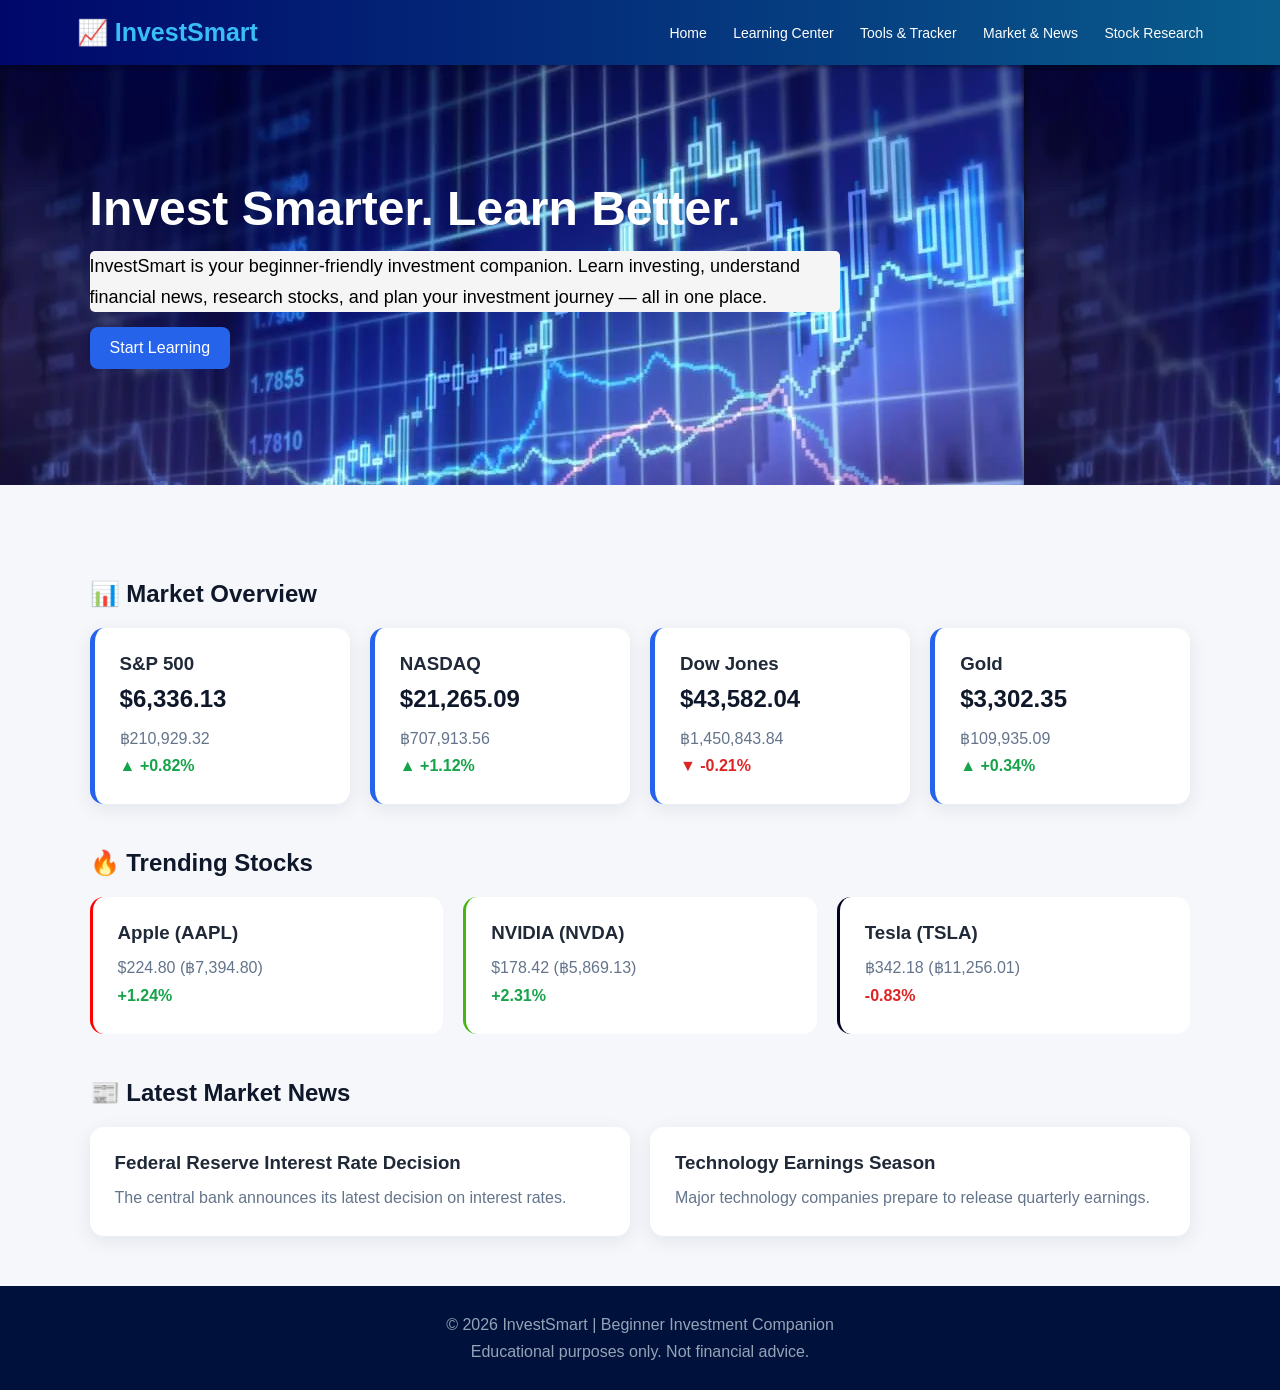
<file: index.html>
<!DOCTYPE html>
<html lang="en">

<head>
    <meta charset="UTF-8">
    <meta name="viewport" content="width=device-width, initial-scale=1.0">

    <title>InvestSmart - Beginner Investment Companion</title>

    <link rel="stylesheet" href="css/style.css">
</head>

<body>

<header>
    <div class="logo">📈 InvestSmart</div>

    <nav>
        <a href="index.html">Home</a>
        <a href="learning.html">Learning Center</a>
        <a href="tools.html">Tools & Tracker</a>
        <a href="news.html">Market & News</a>
        <a href="research.html">Stock Research</a>
    </nav>
</header>


<section class="hero">

    <div class="hero-content">

        <h1>Invest Smarter. Learn Better.</h1>

        <p>
            InvestSmart is your beginner-friendly investment companion.
            Learn investing, understand financial news, research stocks,
            and plan your investment journey — all in one place.
        </p>

        <a href="learning.html" class="btn">
            Start Learning
        </a>

    </div>

</section>


<main class="page">

    <h2 class="section-title">📊 Market Overview</h2>

    <div class="grid">

        <div class="card market-card">
            <h3>S&P 500</h3>
            <h2>$6,336.13</h2>
            <p>฿210,929.32</p>
            <p class="positive">▲ +0.82%</p>
        </div>

        <div class="card market-card">
            <h3>NASDAQ</h3>
            <h2>$21,265.09</h2>
            <p>฿707,913.56</p>
            <p class="positive">▲ +1.12%</p>
        </div>

        <div class="card market-card">
            <h3>Dow Jones</h3>
            <h2>$43,582.04</h2>
            <p>฿1,450,843.84</p>
            <p class="negative">▼ -0.21%</p>
        </div>

        <div class="card market-card">
            <h3>Gold</h3>
            <h2>$3,302.35</h2>
            <p>฿109,935.09</p>
            <p class="positive">▲ +0.34%</p>
        </div>

    </div>


    <h2 class="section-title">🔥 Trending Stocks</h2>

    <div class="grid">

        <div class="APcard">
            <h3>Apple (AAPL)</h3>
            <p>$224.80 (฿7,394.80)</p>
            <p class="positive">+1.24%</p>
        </div>

        <div class="NVcard">
            <h3>NVIDIA (NVDA)</h3>
            <p>$178.42 (฿5,869.13)</p>
            <p class="positive">+2.31%</p>
        </div>

        <div class="TScard">
            <h3>Tesla (TSLA)</h3>
            <p>฿342.18 (฿11,256.01)</p>
            <p class="negative">-0.83%</p>
        </div>

    </div>


    <h2 class="section-title">📰 Latest Market News</h2>

    <div class="grid">

        <div class="card">
            <h3>Federal Reserve Interest Rate Decision</h3>
            <p>
                The central bank announces its latest decision
                on interest rates.
            </p>
        </div>

        <div class="card">
            <h3>Technology Earnings Season</h3>
            <p>
                Major technology companies prepare to release
                quarterly earnings.
            </p>
        </div>

    </div>

</main>


<footer>
    <p>
        © 2026 InvestSmart | Beginner Investment Companion
    </p>

    <p>
        Educational purposes only. Not financial advice.
    </p>
</footer>

</body>
</html>
</file>
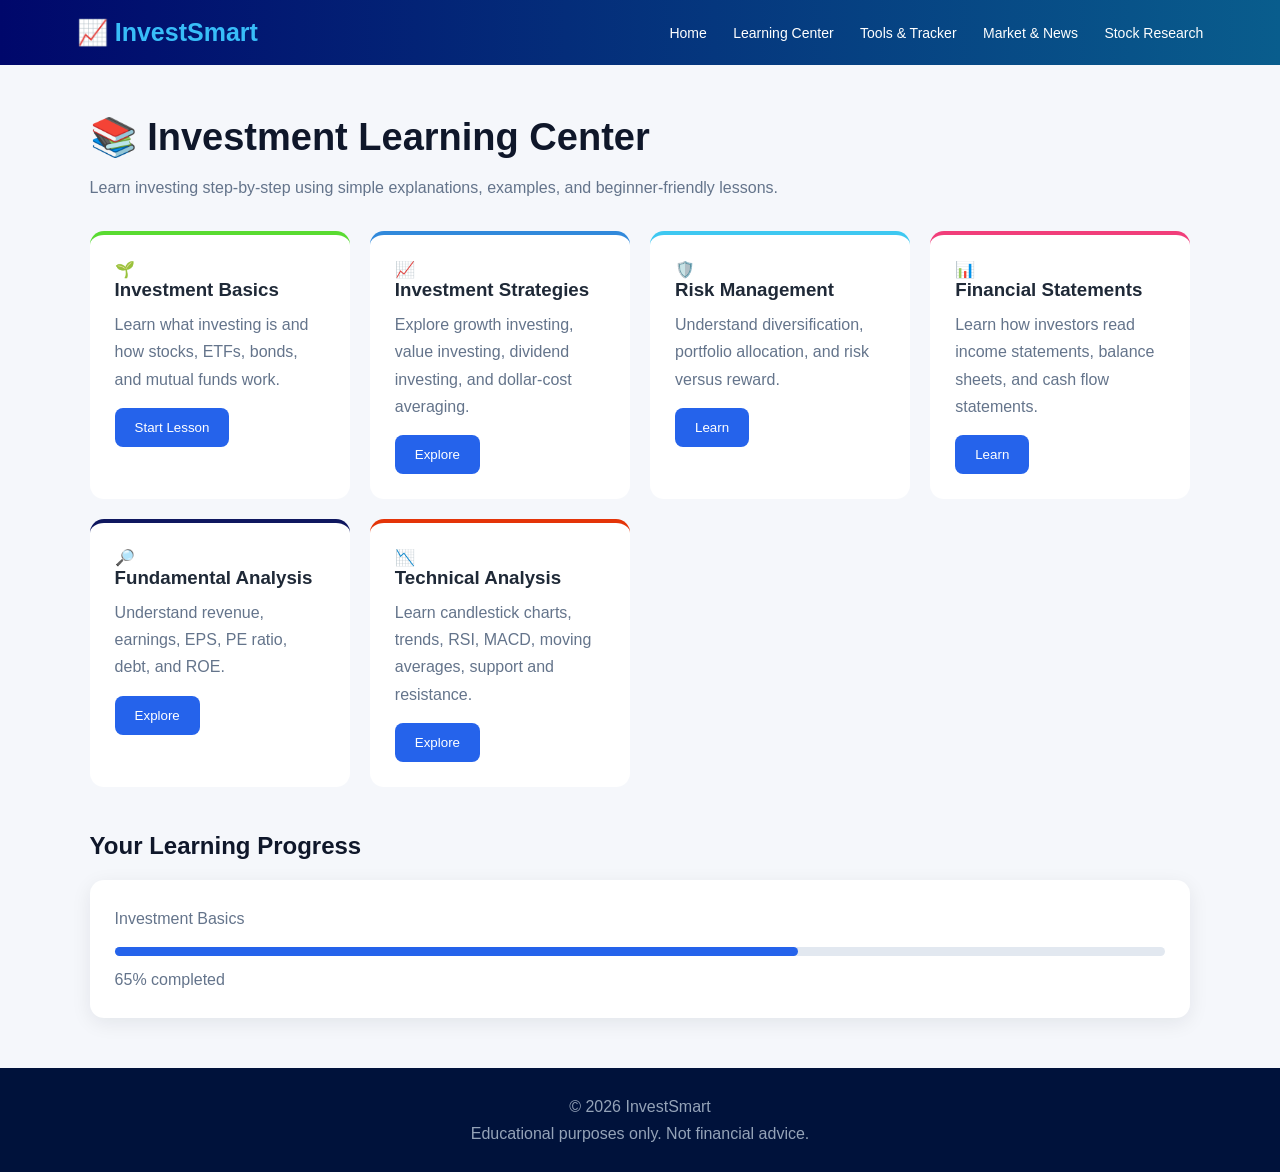
<file: learning.html>
<!DOCTYPE html>
<html lang="en">

<head>
    <meta charset="UTF-8">
    <meta name="viewport" content="width=device-width, initial-scale=1.0">

    <title>Learning Center - InvestSmart</title>

    <link rel="stylesheet" href="css/style.css">
</head>

<body>

<header>
    <div class="logo">📈 InvestSmart</div>

    <nav>
        <a href="index.html">Home</a>
        <a href="learning.html">Learning Center</a>
        <a href="tools.html">Tools & Tracker</a>
        <a href="news.html">Market & News</a>
        <a href="research.html">Stock Research</a>
    </nav>
</header>


<main class="page">

    <h1>📚 Investment Learning Center</h1>

    <p class="subtitle">
        Learn investing step-by-step using simple explanations,
        examples, and beginner-friendly lessons.
    </p>


    <div class="grid">

        <div class="basiclearning-card">
            <span class="icon">🌱</span>

            <h3>Investment Basics</h3>

            <p>
                Learn what investing is and how stocks, ETFs,
                bonds, and mutual funds work.
            </p>

            <button class="btn">
                Start Lesson
            </button>
        </div>


        <div class="strlearning-card">
            <span class="icon">📈</span>

            <h3>Investment Strategies</h3>

            <p>
                Explore growth investing, value investing,
                dividend investing, and dollar-cost averaging.
            </p>

            <button class="btn">
                Explore
            </button>
        </div>


        <div class="UNlearning-card">
            <span class="icon">🛡️</span>

            <h3>Risk Management</h3>

            <p>
                Understand diversification, portfolio allocation,
                and risk versus reward.
            </p>

            <button class="btn">
                Learn
            </button>
        </div>


        <div class="Lrlearning-card">
            <span class="icon">📊</span>

            <h3>Financial Statements</h3>

            <p>
                Learn how investors read income statements,
                balance sheets, and cash flow statements.
            </p>

            <button class="btn">
                Learn
            </button>
        </div>


        <div class="FUlearning-card">
            <span class="icon">🔎</span>

            <h3>Fundamental Analysis</h3>

            <p>
                Understand revenue, earnings, EPS, PE ratio,
                debt, and ROE.
            </p>

            <button class="btn">
                Explore
            </button>
        </div>


        <div class="TAlearning-card">
            <div class="icon">📉</div>

            <h3>Technical Analysis</h3>

            <p>
                Learn candlestick charts, trends, RSI, MACD,
                moving averages, support and resistance.
            </p>

            <button class="btn">
                Explore
            </button>
        </div>

    </div>


    <h2 class="section-title">
        Your Learning Progress
    </h2>

    <div class="Yourcard">

        <p>Investment Basics</p>

        <div class="progress">
            <div class="progress-bar"></div>
        </div>

        <p class="progress-text">
            65% completed
        </p>

    </div>

</main>


<footer>
    <p>© 2026 InvestSmart</p>
    <p>Educational purposes only. Not financial advice.</p>
</footer>

</body>
</html>
</file>
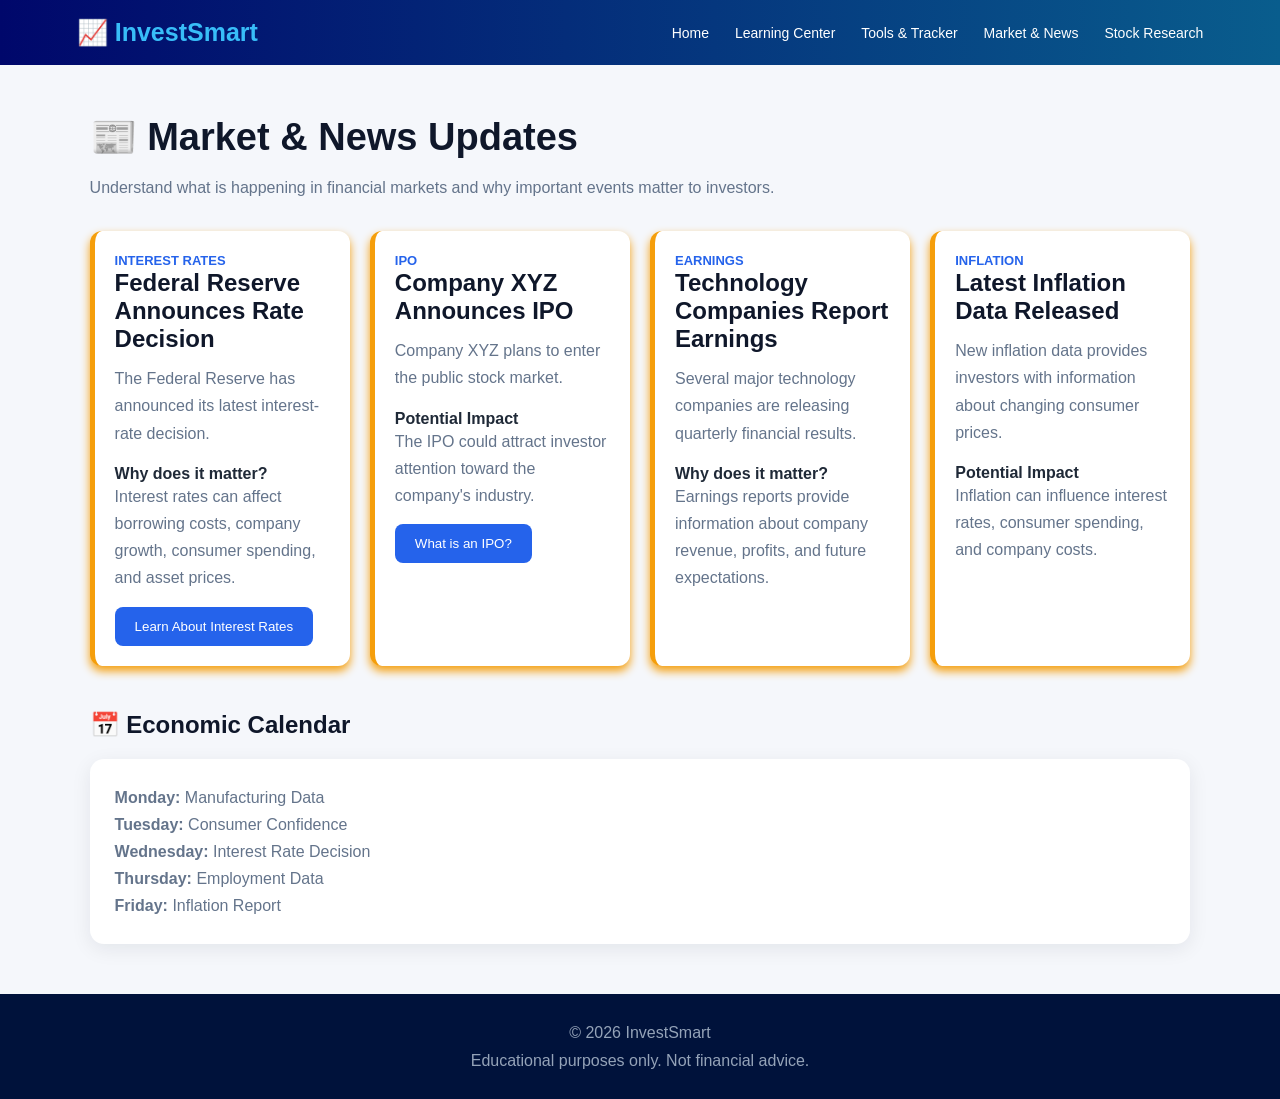
<file: news.html>
<!DOCTYPE html>
<html lang="en">

<head>

    <meta charset="UTF-8">

    <meta
        name="viewport"
        content="width=device-width, initial-scale=1.0"
    >

    <title>Market & News - InvestSmart</title>

    <link
        rel="stylesheet"
        href="css/style.css"
    >

</head>


<body>

<header>

    <div class="logo">📈 InvestSmart</div>

    <nav>

        <a href="index.html">
            Home
        </a>

        <a href="learning.html">
            Learning Center
        </a>

        <a href="tools.html">
            Tools & Tracker
        </a>

        <a href="news.html">
            Market & News
        </a>

        <a href="research.html">
            Stock Research
        </a>

    </nav>

</header>


<main class="page">

    <h1>
        📰 Market & News Updates
    </h1>

    <p class="subtitle">

        Understand what is happening in financial markets
        and why important events matter to investors.

    </p>


    <div class="grid">


        <!-- News 1 -->

        <div class="news-card">

            <span class="news-category">
                INTEREST RATES
            </span>

            <h2>
                Federal Reserve Announces Rate Decision
            </h2>

            <p>
                The Federal Reserve has announced its latest
                interest-rate decision.
            </p>

            <br>

            <strong>
                Why does it matter?
            </strong>

            <p>
                Interest rates can affect borrowing costs,
                company growth, consumer spending, and asset prices.
            </p>

            <button class="btn">
                Learn About Interest Rates
            </button>

        </div>


        <!-- News 2 -->

        <div class="news-card">

            <span class="news-category">
                IPO
            </span>

            <h2>
                Company XYZ Announces IPO
            </h2>

            <p>
                Company XYZ plans to enter the public stock market.
            </p>

            <br>

            <strong>
                Potential Impact
            </strong>

            <p>
                The IPO could attract investor attention
                toward the company's industry.
            </p>

            <button class="btn">
                What is an IPO?
            </button>

        </div>


        <!-- News 3 -->

        <div class="news-card">

            <span class="news-category">
                EARNINGS
            </span>

            <h2>
                Technology Companies Report Earnings
            </h2>

            <p>
                Several major technology companies are
                releasing quarterly financial results.
            </p>

            <br>

            <strong>
                Why does it matter?
            </strong>

            <p>
                Earnings reports provide information about
                company revenue, profits, and future expectations.
            </p>

        </div>


        <!-- News 4 -->

        <div class="news-card">

            <span class="news-category">
                INFLATION
            </span>

            <h2>
                Latest Inflation Data Released
            </h2>

            <p>
                New inflation data provides investors with
                information about changing consumer prices.
            </p>

            <br>

            <strong>
                Potential Impact
            </strong>

            <p>
                Inflation can influence interest rates,
                consumer spending, and company costs.
            </p>

        </div>

    </div>


    <h2 class="section-title">
        📅 Economic Calendar
    </h2>


    <div class="card">

        <p>
            <strong>Monday:</strong>
            Manufacturing Data
        </p>

        <p>
            <strong>Tuesday:</strong>
            Consumer Confidence
        </p>

        <p>
            <strong>Wednesday:</strong>
            Interest Rate Decision
        </p>

        <p>
            <strong>Thursday:</strong>
            Employment Data
        </p>

        <p>
            <strong>Friday:</strong>
            Inflation Report
        </p>

    </div>

</main>


<footer>

    <p>
        © 2026 InvestSmart
    </p>

    <p>
        Educational purposes only. Not financial advice.
    </p>

</footer>

</body>
</html>
</file>
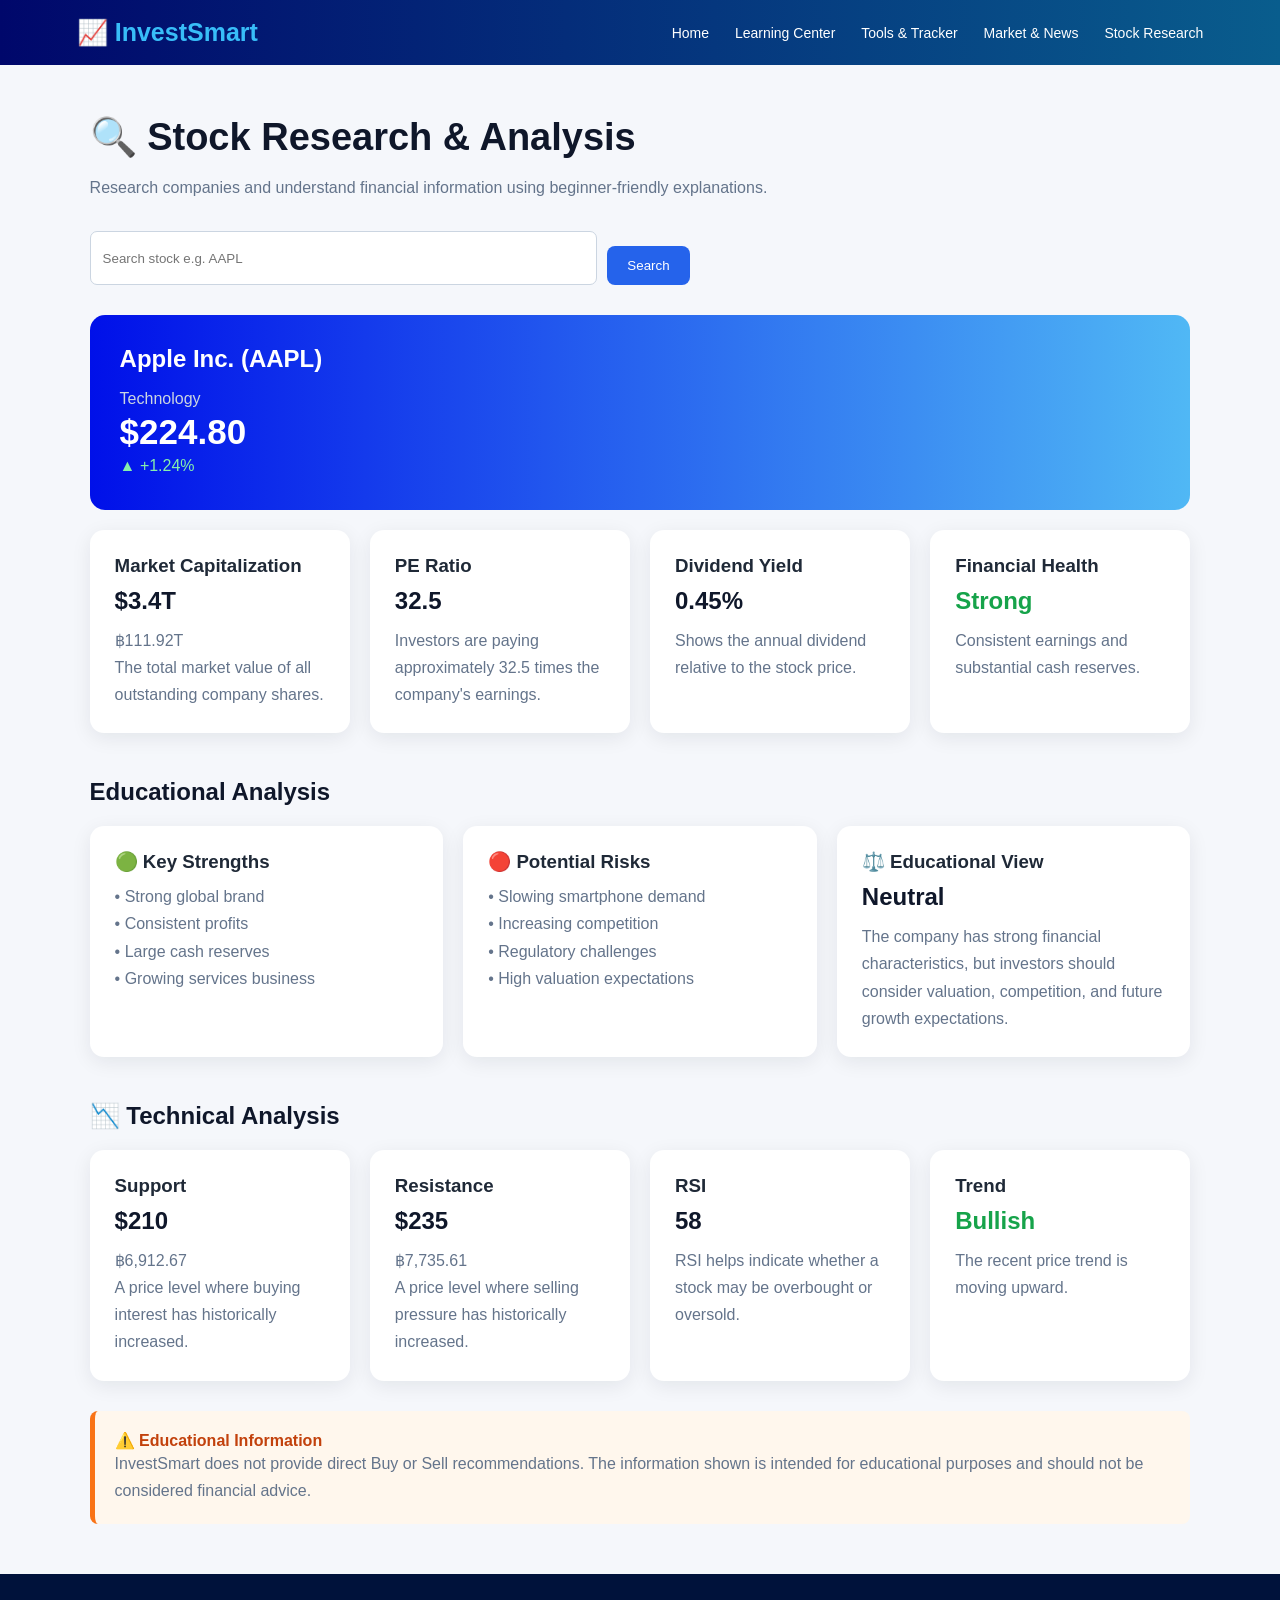
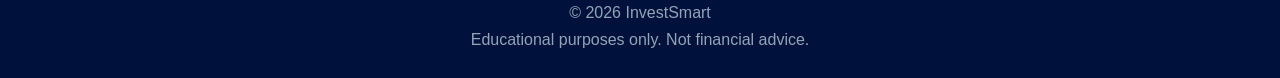
<file: research.html>
<!DOCTYPE html>
<html lang="en">

<head>

    <meta charset="UTF-8">

    <meta
        name="viewport"
        content="width=device-width, initial-scale=1.0"
    >

    <title>Stock Research - InvestSmart</title>

    <link
        rel="stylesheet"
        href="css/style.css"
    >

</head>


<body>

<header>

    <div class="logo">
        📈 InvestSmart
    </div>

    <nav>

        <a href="index.html">
            Home
        </a>

        <a href="learning.html">
            Learning Center
        </a>

        <a href="tools.html">
            Tools & Tracker
        </a>

        <a href="news.html">
            Market & News
        </a>

        <a href="research.html">
            Stock Research
        </a>

    </nav>

</header>


<main class="page">

    <h1>
        🔍 Stock Research & Analysis
    </h1>

    <p class="subtitle">

        Research companies and understand financial information
        using beginner-friendly explanations.

    </p>


    <div class="search-box">

        <input
            id="stockSearch"
            type="text"
            placeholder="Search stock e.g. AAPL"
        >

        <button
            class="btn"
            onclick="searchStock()"
        >
            Search
        </button>

    </div>


    <div id="stockResult">


        <!-- Stock Header -->

        <div class="stock-header">

            <h2>
                Apple Inc. (AAPL)
            </h2>

            <p class="stock-industry">
                Technology
            </p>

            <div class="stock-price">
                $224.80
            </div>

            <p class="stock-positive">
                ▲ +1.24%
            </p>

        </div>


        <!-- Key Information -->

        <div class="grid">


            <div class="card">

                <h3>
                    Market Capitalization
                </h3>

                <h2>
                    $3.4T
                </h2>

                <p>฿111.92T</p>

                <p>
                    The total market value of all outstanding
                    company shares.
                </p>

            </div>


            <div class="card">

                <h3>
                    PE Ratio
                </h3>

                <h2>
                    32.5
                </h2>

                <p>
                    Investors are paying approximately 32.5 times
                    the company's earnings.
                </p>

            </div>


            <div class="card">

                <h3>
                    Dividend Yield
                </h3>

                <h2>
                    0.45%
                </h2>

                <p>
                    Shows the annual dividend relative to
                    the stock price.
                </p>

            </div>


            <div class="card">

                <h3>
                    Financial Health
                </h3>

                <h2 class="positive">
                    Strong
                </h2>

                <p>
                    Consistent earnings and substantial
                    cash reserves.
                </p>

            </div>

        </div>


        <!-- Fundamental Analysis -->

        <h2 class="section-title">
            Educational Analysis
        </h2>


        <div class="grid">


            <div class="card">

                <h3>
                    🟢 Key Strengths
                </h3>

                <p>
                    • Strong global brand
                    <br>
                    • Consistent profits
                    <br>
                    • Large cash reserves
                    <br>
                    • Growing services business
                </p>

            </div>


            <div class="card">

                <h3>
                    🔴 Potential Risks
                </h3>

                <p>
                    • Slowing smartphone demand
                    <br>
                    • Increasing competition
                    <br>
                    • Regulatory challenges
                    <br>
                    • High valuation expectations
                </p>

            </div>


            <div class="card">

                <h3>
                    ⚖️ Educational View
                </h3>

                <h2>
                    Neutral
                </h2>

                <p>
                    The company has strong financial characteristics,
                    but investors should consider valuation,
                    competition, and future growth expectations.
                </p>

            </div>

        </div>


        <!-- Technical Analysis -->

        <h2 class="section-title">
            📉 Technical Analysis
        </h2>


        <div class="grid">


            <div class="card">

                <h3>
                    Support
                </h3>

                <h2>
                    $210
                </h2>

                <p>฿6,912.67</p>

                <p>
                    A price level where buying interest
                    has historically increased.
                </p>

            </div>


            <div class="card">

                <h3>
                    Resistance
                </h3>

                <h2>
                    $235
                </h2>

                <p>฿7,735.61</p>

                <p>
                    A price level where selling pressure
                    has historically increased.
                </p>

            </div>


            <div class="card">

                <h3>
                    RSI
                </h3>

                <h2>
                    58
                </h2>

                <p>
                    RSI helps indicate whether a stock
                    may be overbought or oversold.
                </p>

            </div>


            <div class="card">

                <h3>
                    Trend
                </h3>

                <h2 class="positive">
                    Bullish
                </h2>

                <p>
                    The recent price trend is moving upward.
                </p>

            </div>

        </div>


        <!-- Disclaimer -->

        <div class="disclaimer">

            <strong>
                ⚠️ Educational Information
            </strong>

            <p>
                InvestSmart does not provide direct Buy or Sell
                recommendations. The information shown is intended
                for educational purposes and should not be considered
                financial advice.
            </p>

        </div>

    </div>

</main>


<footer>

    <p>
        © 2026 InvestSmart
    </p>

    <p>
        Educational purposes only. Not financial advice.
    </p>

</footer>


<script src="js/script.js"></script>

</body>
</html>
</file>
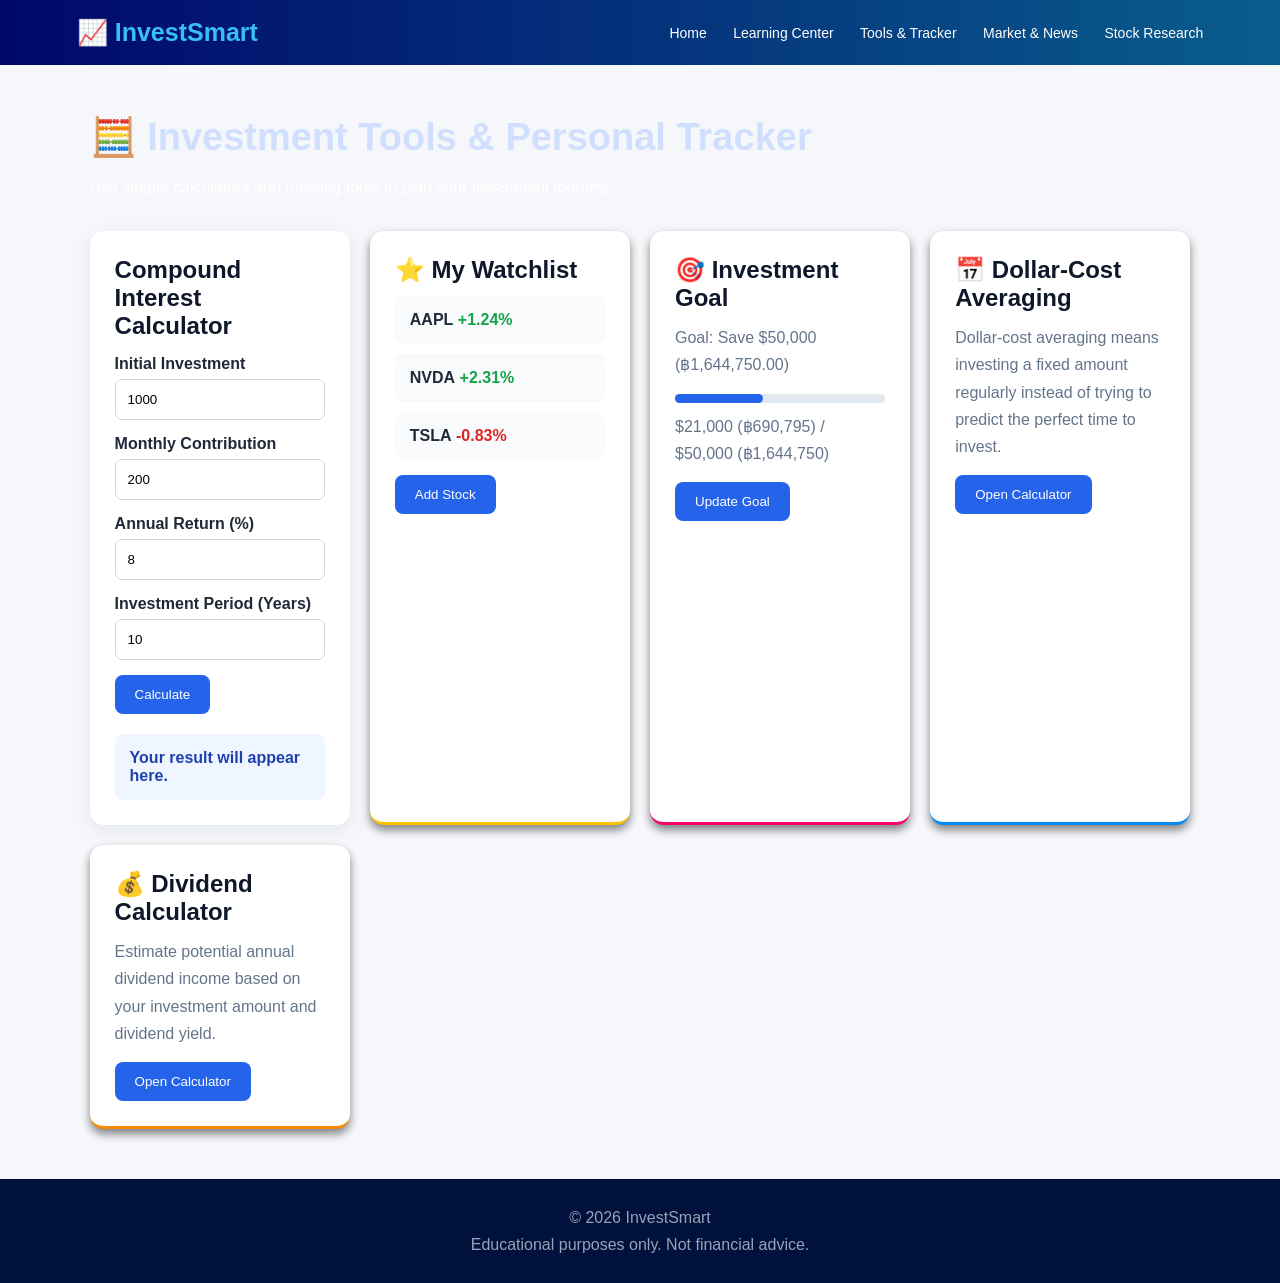
<file: tools.html>
<!DOCTYPE html>
<html lang="en">

<head>
    <meta charset="UTF-8">
    <meta name="viewport" content="width=device-width, initial-scale=1.0">

    <title>Investment Tools - InvestSmart</title>

    <link rel="stylesheet" href="css/style.css">
</head>

<body>

<header>

    <div class="logo">📈 InvestSmart</div>

    <nav>
        <a href="index.html">Home</a>
        <a href="learning.html">Learning Center</a>
        <a href="tools.html">Tools & Tracker</a>
        <a href="news.html">Market & News</a>
        <a href="research.html">Stock Research</a>
    </nav>

</header>


<main class="toolspage">

    <h1 class="Inh1">🧮 Investment Tools & Personal Tracker</h1>

    <p class="toolssubtitle">
        Use simple calculators and tracking tools to plan
        your investment journey.
    </p>


    <div class="grid">

        <!-- Calculator -->

        <div class="calculator">

            <h2>Compound Interest Calculator</h2>

            <label for="initial">
                Initial Investment
            </label>

            <input
                id="initial"
                type="number"
                value="1000"
            >


            <label for="monthly">
                Monthly Contribution
            </label>

            <input
                id="monthly"
                type="number"
                value="200"
            >


            <label for="rate">
                Annual Return (%)
            </label>

            <input
                id="rate"
                type="number"
                value="8"
            >


            <label for="years">
                Investment Period (Years)
            </label>

            <input
                id="years"
                type="number"
                value="10"
            >


            <button
                class="btn"
                onclick="calculateInvestment()"
            >
                Calculate
            </button>


            <div id="result" class="result">
                Your result will appear here.
            </div>

        </div>


        <!-- Watchlist -->

        <div class="MYwatch">

            <h2>⭐ My Watchlist</h2>

            <div class="indicator">
                <strong>AAPL</strong>
                <span class="positive"> +1.24%</span>
            </div>

            <div class="indicator">
                <strong>NVDA</strong>
                <span class="positive"> +2.31%</span>
            </div>

            <div class="indicator">
                <strong>TSLA</strong>
                <span class="negative"> -0.83%</span>
            </div>

            <button class="btn">
                Add Stock
            </button>

        </div>


        <!-- Investment Goal -->

        <div class="IG">

            <h2>🎯 Investment Goal</h2>

            <p>
                Goal: Save $50,000 (฿1,644,750.00)
            </p>

            <div class="progress">

                <div
                    class="progress-bar"
                    style="width:42%;"
                ></div>

            </div>

            <p class="progress-text">
                $21,000 (฿690,795) / $50,000 (฿1,644,750)
            </p>

            <button class="btn">
                Update Goal
            </button>

        </div>


        <!-- DCA -->

        <div class="DCA">

            <h2>📅 Dollar-Cost Averaging</h2>

            <p>
                Dollar-cost averaging means investing a fixed
                amount regularly instead of trying to predict
                the perfect time to invest.
            </p>

            <button class="btn">
                Open Calculator
            </button>

        </div>


        <!-- Dividend -->

        <div class="DVD">

            <h2>💰 Dividend Calculator</h2>

            <p>
                Estimate potential annual dividend income
                based on your investment amount and dividend yield.
            </p>

            <button class="btn">
                Open Calculator
            </button>

        </div>

    </div>

</main>


<footer>
    <p>© 2026 InvestSmart</p>
    <p>Educational purposes only. Not financial advice.</p>
</footer>


<script src="js/script.js"></script>

</body>
</html>
</file>
<file: css/style.css>
/* =========================================
   GENERAL
========================================= */

* {
    margin: 0;
    padding: 0;
    box-sizing: border-box;
    font-family: Arial, Helvetica, sans-serif;
}


body {
    background: #f5f7fb;
    color: #1f2937;
}


h1 {
    font-size: 38px;
    margin-bottom: 15px;
    color: #0f172a;
}

.Inh1 {
    font-size: 38px;
    margin-bottom: 15px;
    color: #d1dfff;
}

h2 {
    margin-bottom: 12px;
    color: #0f172a;
}


h3 {
    margin-bottom: 10px;
}

p {
    line-height: 1.7;
    color: #64748b;
}


.subtitle {
    max-width: 700px;
    margin-bottom: 30px;
}

.toolssubtitle {
    max-width: 700px;
    margin-bottom: 30px;
    color: white;
}


/* =========================================
   NAVIGATION
========================================= */

header {
    background: linear-gradient(to right, #00076b, #095d8d);
    color: white;
    padding: 18px 6%;

    display: flex;
    align-items: center;
    justify-content: space-between;

    position: sticky;
    top: 0;

    z-index: 100;
}

.logo {
    font-size: 25px;
    font-weight: bold;
    color: #38bdf8;
}


nav a {
    color: white;
    text-decoration: none;
    margin-left: 22px;
    font-size: 14px;
}


nav a:hover {
    color: #38bdf8;
}


/* =========================================
   HERO
========================================= */

.hero {
    background:
        url("AdobeStock_73920831-1024x768.webp");

    color: white;

    padding: 70px 7%;

    min-height: 420px;

    display: flex;
    align-items: center;
}


.hero-content {
    max-width: 750px;
}


.hero h1 {
    color: white;
    font-size: 48px;
}


.hero p {
    color: black;
    font-size: 18px;
    background-color: whitesmoke;
    border-radius: 5px;
}


/* =========================================
   PAGE
========================================= */

.page {
    padding: 50px 7%;
    min-height: 75vh;
}


.section-title {
    margin-top: 45px;
    margin-bottom: 20px;
}

.toolspage {
    padding: 50px 7%;
    min-height: 75vh;
    background:
    url("https://as2.ftcdn.net/v2/jpg/06/95/05/41/1000_F_695054102_xYJw64qlh1SC07SjEuPe5wACrSbRJOXu.jpg");
}

/* =========================================
   BUTTON
========================================= */

.btn {
    display: inline-block;

    padding: 12px 20px;

    background: #2563eb;

    color: white;

    border: none;

    border-radius: 8px;

    cursor: pointer;

    text-decoration: none;

    margin-top: 15px;
}


.btn:hover {
    background: #1d4ed8;
}


/* =========================================
   GRID
========================================= */

.grid {
    display: grid;

    grid-template-columns:
        repeat(
            auto-fit,
            minmax(220px, 1fr)
        );

    gap: 20px;
}


/* =========================================
   CARD
========================================= */

.card {
    background: white;

    padding: 25px;

    border-radius: 14px;

    box-shadow:
        0 5px 20px
        rgba(15, 23, 42, 0.08);
}


.market-card {
    border-left: 5px solid #2563eb;
}

.APcard{
    background: white;

    padding: 25px;

    border-radius: 14px;

    border-left: red solid;
}

.NVcard{
    background: white;

    padding: 25px;

    border-radius: 14px;

    border-left: rgb(71, 182, 19) solid;
}

.TScard{
    background: white;

    padding: 25px;

    border-radius: 14px;

    border-left: rgb(0, 2, 37) solid;
}

.MYwatch{
    background: white;

    padding: 25px;

    border-radius: 14px;

    border-bottom: rgb(252, 193, 0) solid;

    box-shadow: grey 0 5px 10px;
}

.IG{
    background: white;

    padding: 25px;

    border-radius: 14px;

    border-bottom: rgb(252, 0, 105) solid;

    box-shadow: grey 0 5px 10px;
}

.DCA{
    background: white;

    padding: 25px;

    border-radius: 14px;

    border-bottom: rgb(0, 139, 252) solid;

    box-shadow: grey 0 5px 10px;
}

.DVD{
    background: white;

    padding: 25px;

    border-radius: 14px;

    border-bottom: rgb(252, 134, 0) solid;

    box-shadow: grey 0 5px 10px;
}

/* =========================================
   COLORS
========================================= */

.positive {
    color: #16a34a;
    font-weight: bold;
}


.negative {
    color: #dc2626;
    font-weight: bold;
}


/* =========================================
   LEARNING
========================================= */

.basiclearning-card{
    border-top: 4px solid #59db31;
    background: white;
    border-radius: 14px;
    padding: 25px;
}

.strlearning-card{
    border-top: 4px solid #3189db;
    background: white;
    border-radius: 14px;
    padding: 25px;
}

.UNlearning-card{
    border-top: 4px solid #3ec8f1;
    background: white;
    border-radius: 14px;
    padding: 25px;
}

.Lrlearning-card{
    border-top: 4px solid #f13e7a;
    background: white;
    border-radius: 14px;
    padding: 25px;
}

.FUlearning-card{
    border-top: 4px solid #0f175f;
    background: white;
    border-radius: 14px;
    padding: 25px;
}

.TAlearning-card{
    border-top: 4px solid #e43408;
    background: white;
    border-radius: 14px;
    padding: 25px;
}

.learning-card .icon {
    font-size: 35px;
    display: block;
    margin-bottom: 10px;
}

.Yourcard{
    background: white;

    padding: 25px;

    border-radius: 14px;

    box-shadow:
        0 5px 20px
        rgba(15, 23, 42, 0.08);
}

.Yourcard:hover{
    transition: 0.3s;
    box-shadow:
        0 5px 10px
        rgb(255, 181, 21);
}

.progress {
    background: #e2e8f0;

    height: 9px;

    border-radius: 10px;

    margin-top: 15px;
}


.progress-bar {
    background: #2563eb;

    height: 100%;

    width: 65%;

    border-radius: 10px;
}


.progress-text {
    margin-top: 10px;
}



/* =========================================
   CALCULATOR
========================================= */

.calculator {
    max-width: 500px;

    background: white;

    padding: 25px;

    border-radius: 14px;

    box-shadow:
        0 5px 20px
        rgba(15, 23, 42, 0.08);
}


label {
    display: block;

    margin-top: 15px;

    margin-bottom: 6px;

    font-weight: bold;
}


input,
select {
    width: 100%;

    padding: 12px;

    border:
        1px solid #cbd5e1;

    border-radius: 7px;
}


.result {
    margin-top: 20px;

    background: #eff6ff;

    padding: 15px;

    border-radius: 8px;

    color: #1e40af;

    font-weight: bold;
}


/* =========================================
   WATCHLIST / INDICATORS
========================================= */

.indicator {
    padding: 15px;

    background: #f8fafc;

    border-radius: 8px;

    margin-top: 10px;
}


/* =========================================
   NEWS
========================================= */

.news-card {
    background: white;

    padding: 20px;

    border-radius: 12px;

    border-left:
        5px solid #f59e0b;
    box-shadow: 0 5px 10px #f59e0b;
}


.news-category {
    color: #2563eb;

    font-size: 13px;

    font-weight: bold;
}


/* =========================================
   STOCK RESEARCH
========================================= */

.search-box {
    display: flex;

    gap: 10px;

    max-width: 600px;

    margin-bottom: 30px;
}


.search-box input {
    flex: 1;
}


.stock-header {
    background: linear-gradient(to right, #0010e9, #50b8f5);

    color: white;

    padding: 30px;

    border-radius: 15px;

    margin-bottom: 20px;
}


.stock-header h2 {
    color: white;
}


.stock-industry {
    color: #cbd5e1;
}


.stock-price {
    font-size: 35px;

    font-weight: bold;
}


.stock-positive {
    color: #86efac;
}


.disclaimer {
    background: #fff7ed;

    border-left:
        5px solid #f97316;

    padding: 20px;

    margin-top: 30px;

    border-radius: 8px;
}


.disclaimer strong {
    color: #c2410c;
}


/* =========================================
   FOOTER
========================================= */

footer {
    background: #00123b;

    color: #94a3b8;

    text-align: center;

    padding: 25px;
}


footer p {
    color: #94a3b8;
}


/* =========================================
   MOBILE
========================================= */

@media (max-width: 800px) {

    header {
        flex-direction: column;

        gap: 15px;
    }


    nav {
        text-align: center;
    }


    nav a {
        display: inline-block;

        margin: 5px;
    }


    .hero h1 {
        font-size: 36px;
    }


    h1 {
        font-size: 30px;
    }


    .search-box {
        flex-direction: column;
    }

}
</file>
